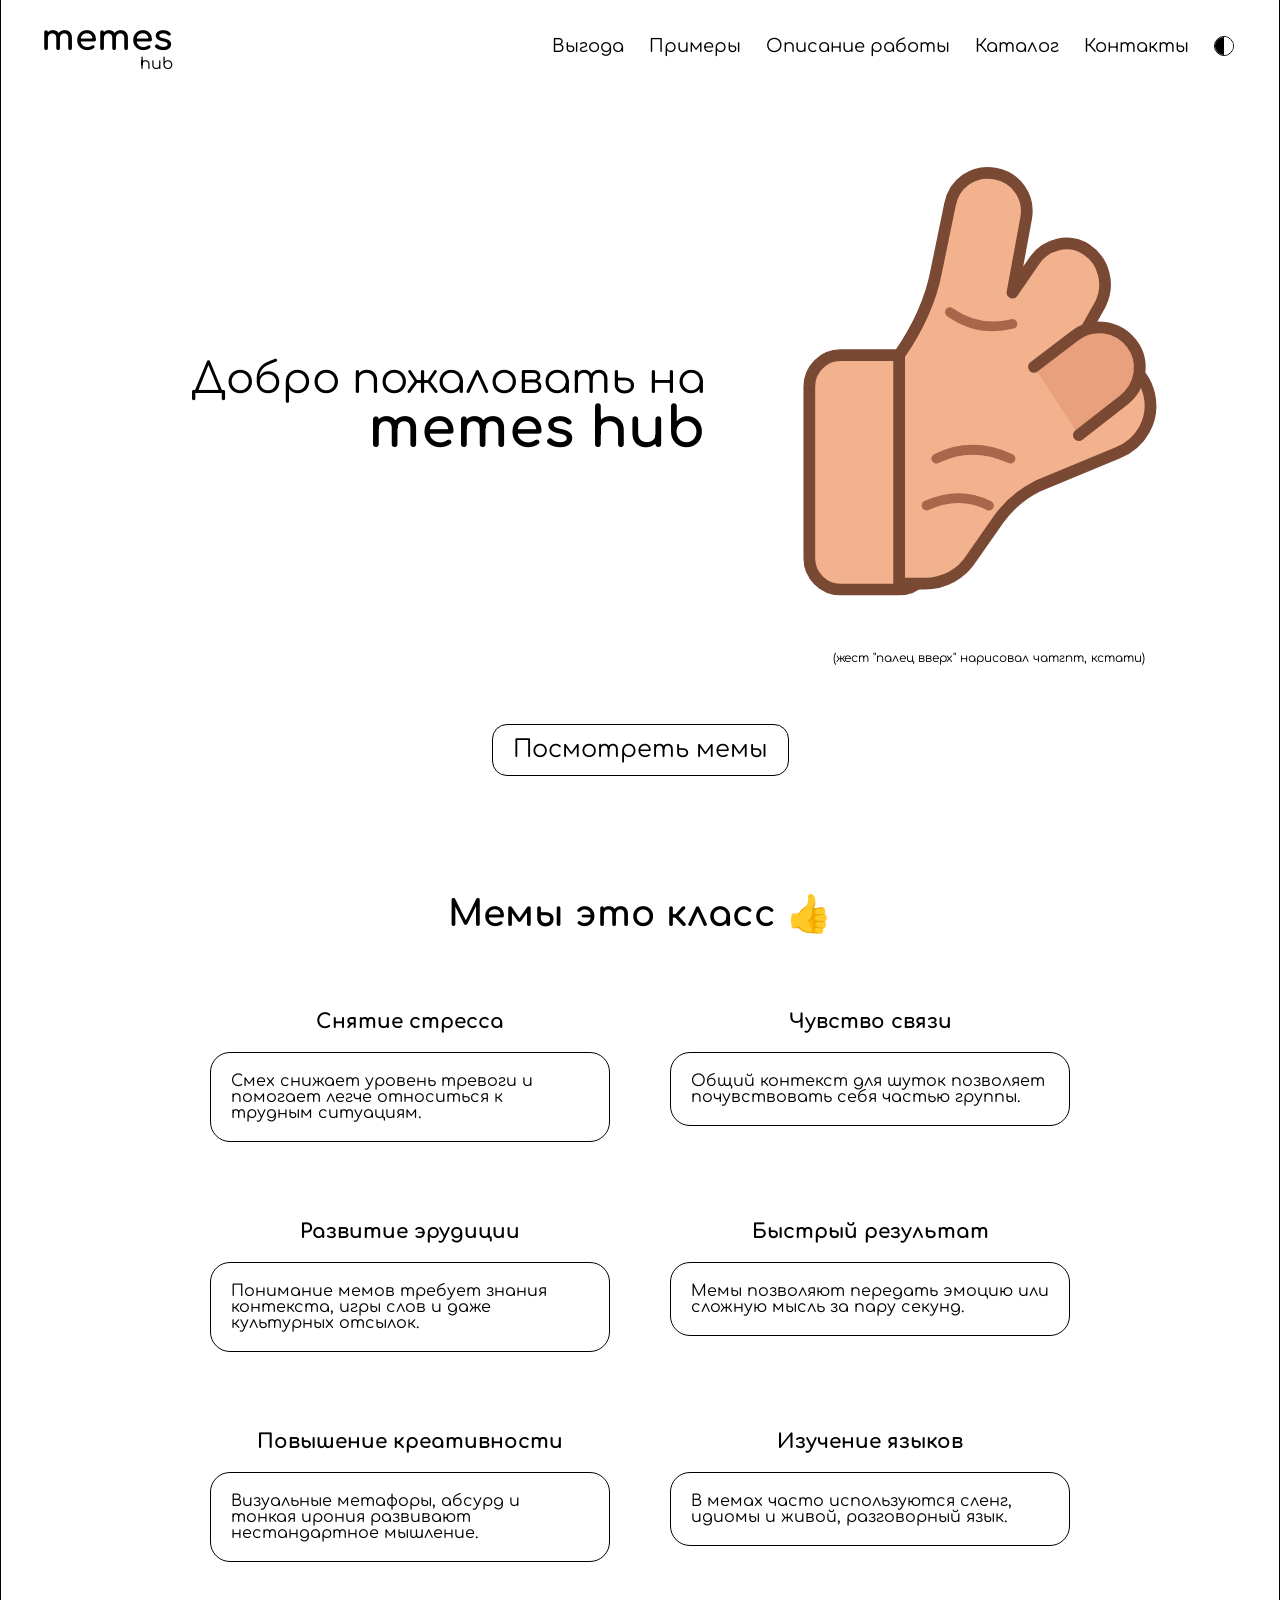
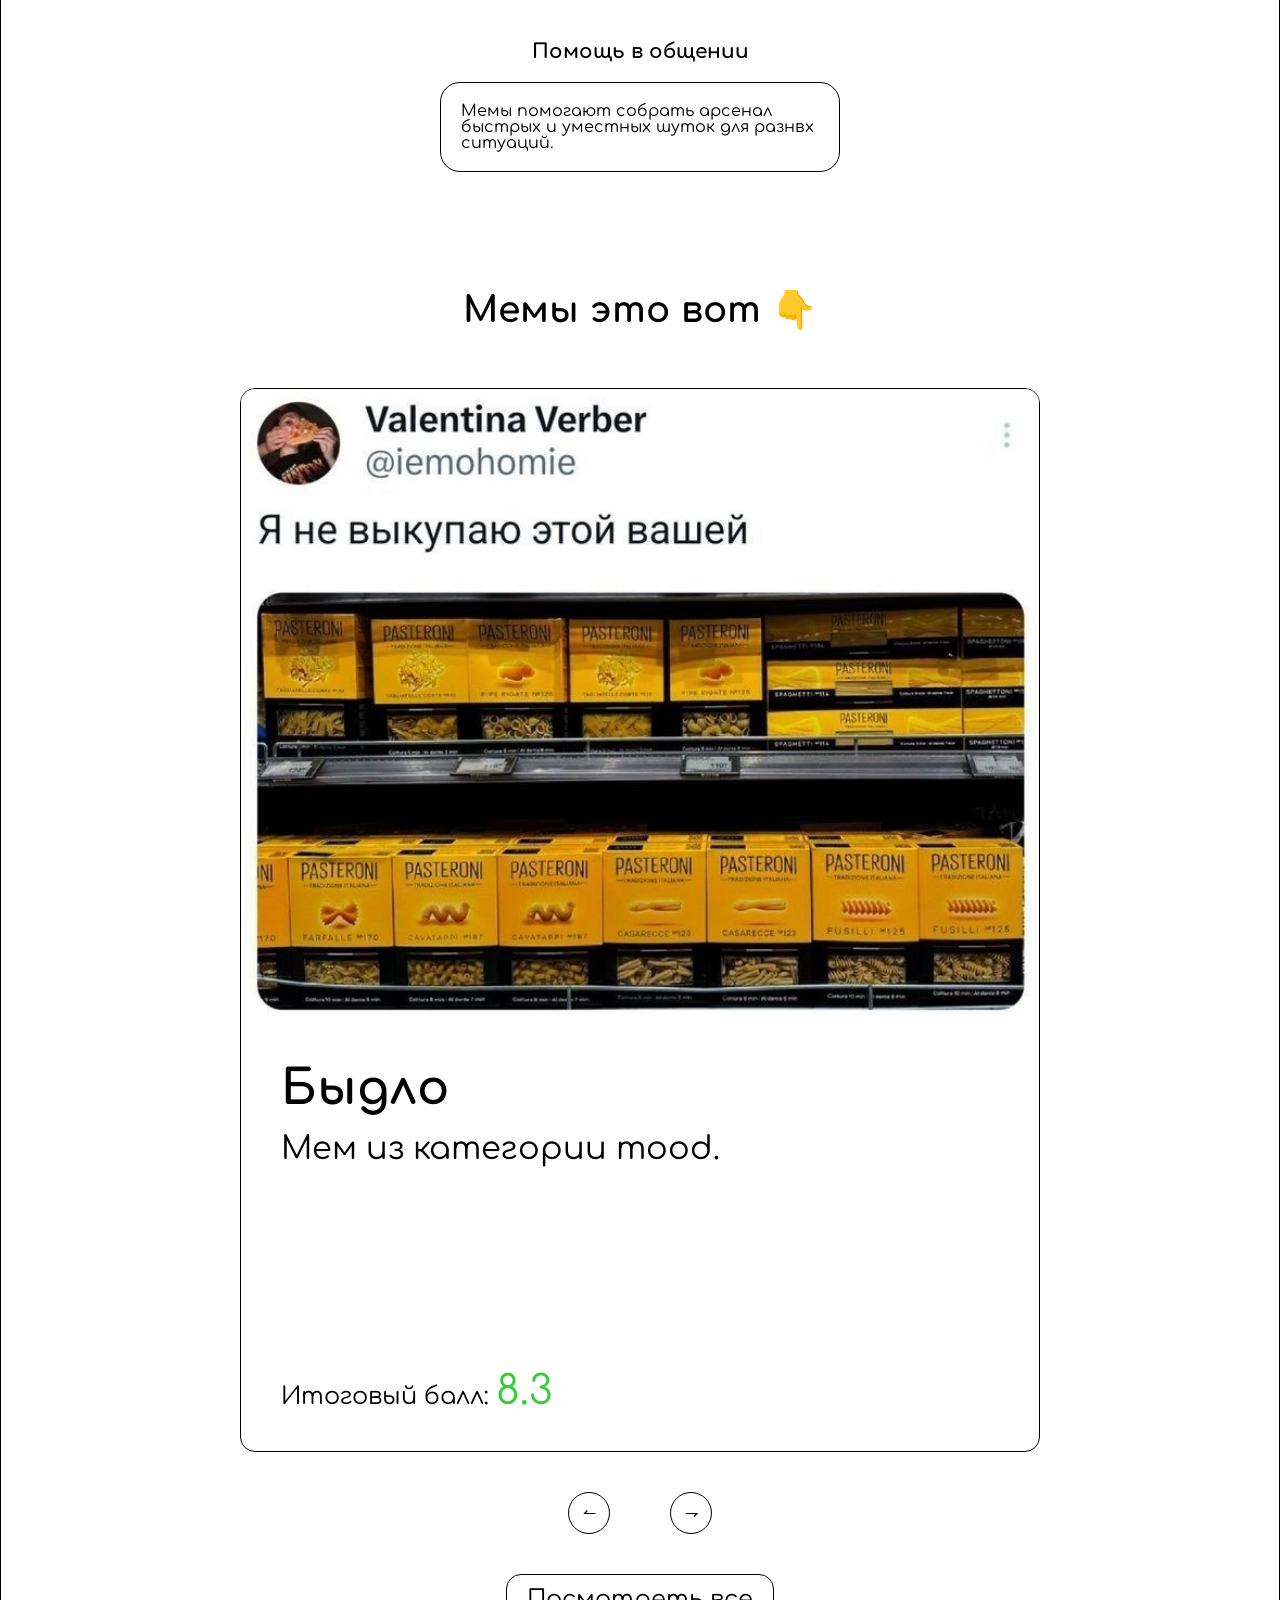
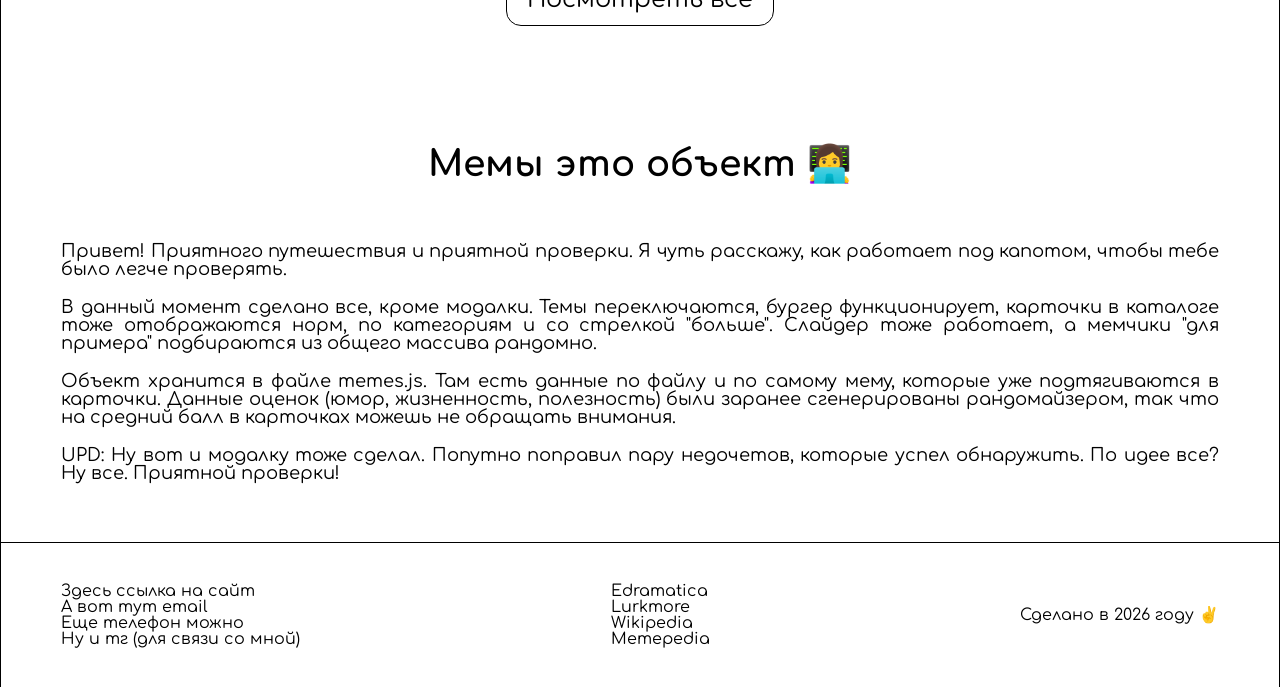
<file: index.html>
<!DOCTYPE html>
<html lang="en">

<head>
	<meta charset="UTF-8">
	<meta name="viewport" content="width=device-width, initial-scale=1.0">
	<link rel="shortcut icon" href="./image/favicon.png" type="image/x-icon">
	<title>Memes hub</title>
	<link rel="preconnect" href="https://fonts.googleapis.com">
	<link rel="preconnect" href="https://fonts.gstatic.com" crossorigin>
	<link href="https://fonts.googleapis.com/css2?family=Comfortaa:wght@300..700&display=swap" rel="stylesheet">
	<link rel="stylesheet" href="./style/clean.css">
	<link rel="stylesheet" href="./style/colors.css">
	<link rel="stylesheet" href="./style/full.css">
	<link rel="stylesheet" href="./style/header.css">
	<link rel="stylesheet" href="./style/main/hero.css">
	<link rel="stylesheet" href="./style/main/whynot.css">
	<link rel="stylesheet" href="./style/main/slider.css">
	<link rel="stylesheet" href="./style/main/info.css">
	<link rel="stylesheet" href="./style/footer.css">
	<link rel="stylesheet" href="./style/modal.css">
</head>

<body class="body">
	<div class="full_wrapper">
		<header class="header">
			<a href="./" class="logo">
				<span class="logo_bigpart">memes</span>
				<span class="logo_smallart">hub</span>
			</a>
			<div class="header__rightside">
				<input type="checkbox" id="burger_toggle" class="burger_toggle" hidden>
				<label for="burger_toggle" class="burger_btn">
					<span class="burger_btn_line"></span>
					<span class="burger_btn_line"></span>
					<span class="burger_btn_line"></span>
				</label>
				<nav class="nav">
					<ul class="nav__list">
						<li class="nav__item"><a href="#whynot" class="nav__link">Выгода</a></li>
						<li class="nav__item"><a href="#slider" class="nav__link">Примеры</a></li>
						<li class="nav__item"><a href="#info" class="nav__link">Описание работы</a></li>
						<li class="nav__item"><a href="./memes.html" class="nav__link">Каталог</a></li>
						<li class="nav__item"><a href="#footer" class="nav__link">Контакты</a></li>
					</ul>
				</nav>
				<div class="theme_btn">
					<div class="theme_icon">
						<div class="theme_icon_dark"></div>
						<div class="theme_icon_light"></div>
					</div>
				</div>
			</div>
		</header>
		<main class="main">
			<section class="hero">
				<div class="hero_upside">
					<div class="hero__intro">
						<span class="hero__intro_text">Добро пожаловать на</span>
						<h1 class="hero__intro_header">memes hub</h1>
					</div>
					<div class="hero__image">
						<svg class="hero__image_svg" xmlns="http://www.w3.org/2000/svg" viewBox="0 0 256 256" fill="none">
							<path
								d="M82 224H52c-8.8 0-16-7.2-16-16v-88c0-8.8 7.2-16 16-16h30c8.8 0 16 7.2 16 16v88c0 8.8-7.2 16-16 16Z"
								fill="#F2B28D" stroke="#7A4934" stroke-width="6" stroke-linejoin="round" />
							<path d="M82 104
       C91 91 98 77 101 61
       L108 27
       C110 16 120 9 131 11
       C142 13 149 23 147 34
       L140 72
       L151 56
       C157 47 169 44 178 50
       C187 56 190 68 185 78
       L167 110
       L181 106
       C194 103 207 111 210 124
       C213 137 206 149 194 154
       L153 171
       C145 175 138 181 133 188
       L119 208
       C114 216 105 221 95 221
       L82 221
       Z" fill="#F2B28D" stroke="#7A4934" stroke-width="6" stroke-linejoin="round" stroke-linecap="round" />
							<path d="M151 110
       L172 94
       C181 87 194 89 201 98
       C208 107 206 120 197 127
       L174 145" fill="#E8A17C" stroke="#7A4934" stroke-width="6" stroke-linecap="round" />
							<path d="M101 157 C113 151 126 151 139 157" stroke="#A8664B" stroke-width="5" stroke-linecap="round" />
							<path d="M96 181 C107 176 118 176 128 181" stroke="#A8664B" stroke-width="5" stroke-linecap="round" />
							<path d="M108 82 C118 89 128 91 140 88" stroke="#A8664B" stroke-width="5" stroke-linecap="round" />
						</svg>
						<span class="hero__image_text">(жест "палец вверх" нарисовал чатгпт, кстати)</span>
					</div>
				</div>
				<a href="#slider" class="btn hero__btn">Посмотреть мемы</a>
			</section>
			<section class="whynot" id="whynot">
				<h2 class="whynot__title">Мемы это класс 👍</h2>
				<ul class="whynot__list">
					<li class="whynot__item">
						<h3 class="whynot__item_title">Снятие стресса</h3>
						<p class="whynot__item_description">Смех снижает уровень тревоги и помогает легче относиться к трудным
							ситуациям.</p>
					</li>
					<li class="whynot__item">
						<h3 class="whynot__item_title">Чувство связи</h3>
						<p class="whynot__item_description">Общий контекст для шуток позволяет почувствовать себя частью группы.</p>
					</li>
					<li class="whynot__item">
						<h3 class="whynot__item_title">Развитие эрудиции</h3>
						<p class="whynot__item_description">Понимание мемов требует знания контекста, игры слов и даже культурных
							отсылок.</p>
					</li>
					<li class="whynot__item">
						<h3 class="whynot__item_title">Быстрый результат</h3>
						<p class="whynot__item_description">Мемы позволяют передать эмоцию или сложную мысль за пару секунд.</p>
					</li>
					<li class="whynot__item">
						<h3 class="whynot__item_title">Повышение креативности</h3>
						<p class="whynot__item_description">Визуальные метафоры, абсурд и тонкая ирония развивают нестандартное
							мышление.</p>
					</li>
					<li class="whynot__item">
						<h3 class="whynot__item_title">Изучение языков</h3>
						<p class="whynot__item_description">В мемах часто используются сленг, идиомы и живой, разговорный язык.</p>
					</li>
					<li class="whynot__item">
						<h3 class="whynot__item_title">Помощь в общении</h3>
						<p class="whynot__item_description">Мемы помогают собрать арсенал быстрых и уместных шуток для разнвх
							ситуаций.</p>
					</li>
				</ul>
			</section>
			<section class="slider" id="slider">
				<h2 class="slider__title">Мемы это вот 👇</h2>
				<div class="slider__wrapper">
					<div class="slider__content">
						<div class="slider__items_wrapper"></div>
					</div>
					<div class="slider__arrows">
						<div class="slider__prev_btn slider_arrow">↼</div>
						<div class="slider__next_btn slider_arrow">⇁</div>
					</div>
				</div>
				<a href="./memes.html" class="btn slider__btn">Посмотреть все</a>
			</section>
			<section class="info" id="info">
				<h2 class="info__title">Мемы это объект 👩‍💻</h2>
				<div class="info__texts">
					<p class="info__text">Привет! Приятного путешествия и приятной проверки. Я чуть расскажу, как работает под
						капотом, чтобы тебе было легче проверять.</p>
					<p class="info__text">В данный момент сделано все, кроме модалки. Темы переключаются, бургер функционирует,
						карточки в каталоге тоже отображаются норм, по категориям и со стрелкой "больше". Слайдер тоже работает, а
						мемчики "для примера" подбираются из общего массива рандомно.</p>
					<p class="info__text">Объект хранится в файле memes.js. Там есть данные по файлу и по самому мему, которые уже
						подтягиваются в карточки. Данные оценок (юмор, жизненность, полезность) были заранее сгенерированы
						рандомайзером, так что на средний балл в карточках можешь не обращать внимания.</p>
					<p class="info__text">UPD: Ну вот и модалку тоже сделал. Попутно поправил пару недочетов, которые успел
						обнаружить. По идее все? Ну все. Приятной проверки!</p>
				</div>
			</section>
		</main>
		<footer class="footer" id="footer">
			<ul class="contacts">
				<li class="contacts_item"><a href="https://youtu.be/dQw4w9WgXcQ?si=4YOeukV0icNq5MEa" class="contacts_link"
						target="_blank">Здесь ссылка на сайт</a></li>
				<li class="contacts_item"><a href="mailto:meme@always.fun" class="contacts_link">А вот тут email</a></li>
				<li class="contacts_item"><a href="tel:+76767676767" class="contacts_link">Еще телефон можно</a></li>
				<li class="contacts_item"><a href="https://t.me/oardieldei" class="contacts_link" target="_blank">Ну и тг (для
						связи со мной)</a></li>
			</ul>
			<ul class="links">
				<li class="links_item"><a href="https://edramatica.com/Main_Page" class="links_link"
						target="_blank">Edramatica</a></li>
				<li class="links_item"><a href="hhttps://lurkmore.media/%D0%9C%D0%B5%D0%BC" class="links_link"
						target="_blank">Lurkmore</a></li>
				<li class="links_item"><a
						href="https://ru.wikipedia.org/wiki/%D0%98%D0%BD%D1%82%D0%B5%D1%80%D0%BD%D0%B5%D1%82-%D0%BC%D0%B5%D0%BC"
						class="links_link" target="_blank">Wikipedia</a></li>
				<li class="links_item"><a href="https://memepedia.ru/" class="links_link" target="_blank">Memepedia</a></li>
			</ul>
			<div class="footer__extra">
				<p class="footer__text">Сделано в 2026 году ✌️</p>
			</div>
		</footer>
	</div>
	<div class="modal">
		<div class="modal__wrapper">
			<div class="modal__img_wrapper">
				<img src="./image/memes/chat/7.jpg" alt="meme image" class="modal__img">
			</div>
			<div class="modal__info_wrapper">
				<div class="modal__info_title">Мем номер 666</div>
				<div class="modal__info_description">Мем из какой-то категории</div>
				<div class="modal__info_humor__wrapper modal__info_nums__wrapper">
					<div class="modal__info_humor_title__wrapper modal__info_nums__title__wrapper">
						<span class="modal__info_nums__title_text">Юмор</span>
						<span class="modal__info_nums__title_num modal__info_humor__num green-score">7</span>
					</div>
					<div class="modal__info_nums__input__wrapper">
						<input class="modal__info_humor_input modal__info_nums__input" type="range" min="0" max="10" value="5"
							step="1">
					</div>
				</div>
				<div class="modal__info_relatability__wrapper modal__info_nums__wrapper">
					<div class="modal__info_relatability_title__wrapper modal__info_nums__title__wrapper">
						<span class="modal__info_nums__title_text">Жизненность</span>
						<span class="modal__info_nums__title_num modal__info_relatability__num green-score">7</span>
					</div>
					<div class="modal__info_nums__input__wrapper">
						<input class="modal__info_relatability_input modal__info_nums__input" type="range" min="0" max="10"
							value="5" step="1">
					</div>
				</div>
				<div class="modal__info_impact__wrapper modal__info_nums__wrapper">
					<div class="modal__info_impact_title__wrapper modal__info_nums__title__wrapper">
						<span class="modal__info_nums__title_text">Полезность</span>
						<span class="modal__info_nums__title_num modal__info_impact__num green-score">7</span>
					</div>
					<div class="modal__info_nums__input__wrapper">
						<input class="modal__info_impact_input modal__info_nums__input" type="range" min="0" max="10" value="5"
							step="1">
					</div>
				</div>
				<div class="modal__info_scores__wrapper">
					<span class="modal__info_scores__text">Средний балл:</span>
					<span class="modal__info_scores__num orange-score">4.6</span>
				</div>
			</div>
			<div class="modal__close">
				<span class="modal__close_line_one modal__close_line"></span>
				<span class="modal__close_line_two modal__close_line"></span>
			</div>
		</div>
	</div>
	<script type="module" src="./script/main.js"></script>
</body>

</html>
</file>
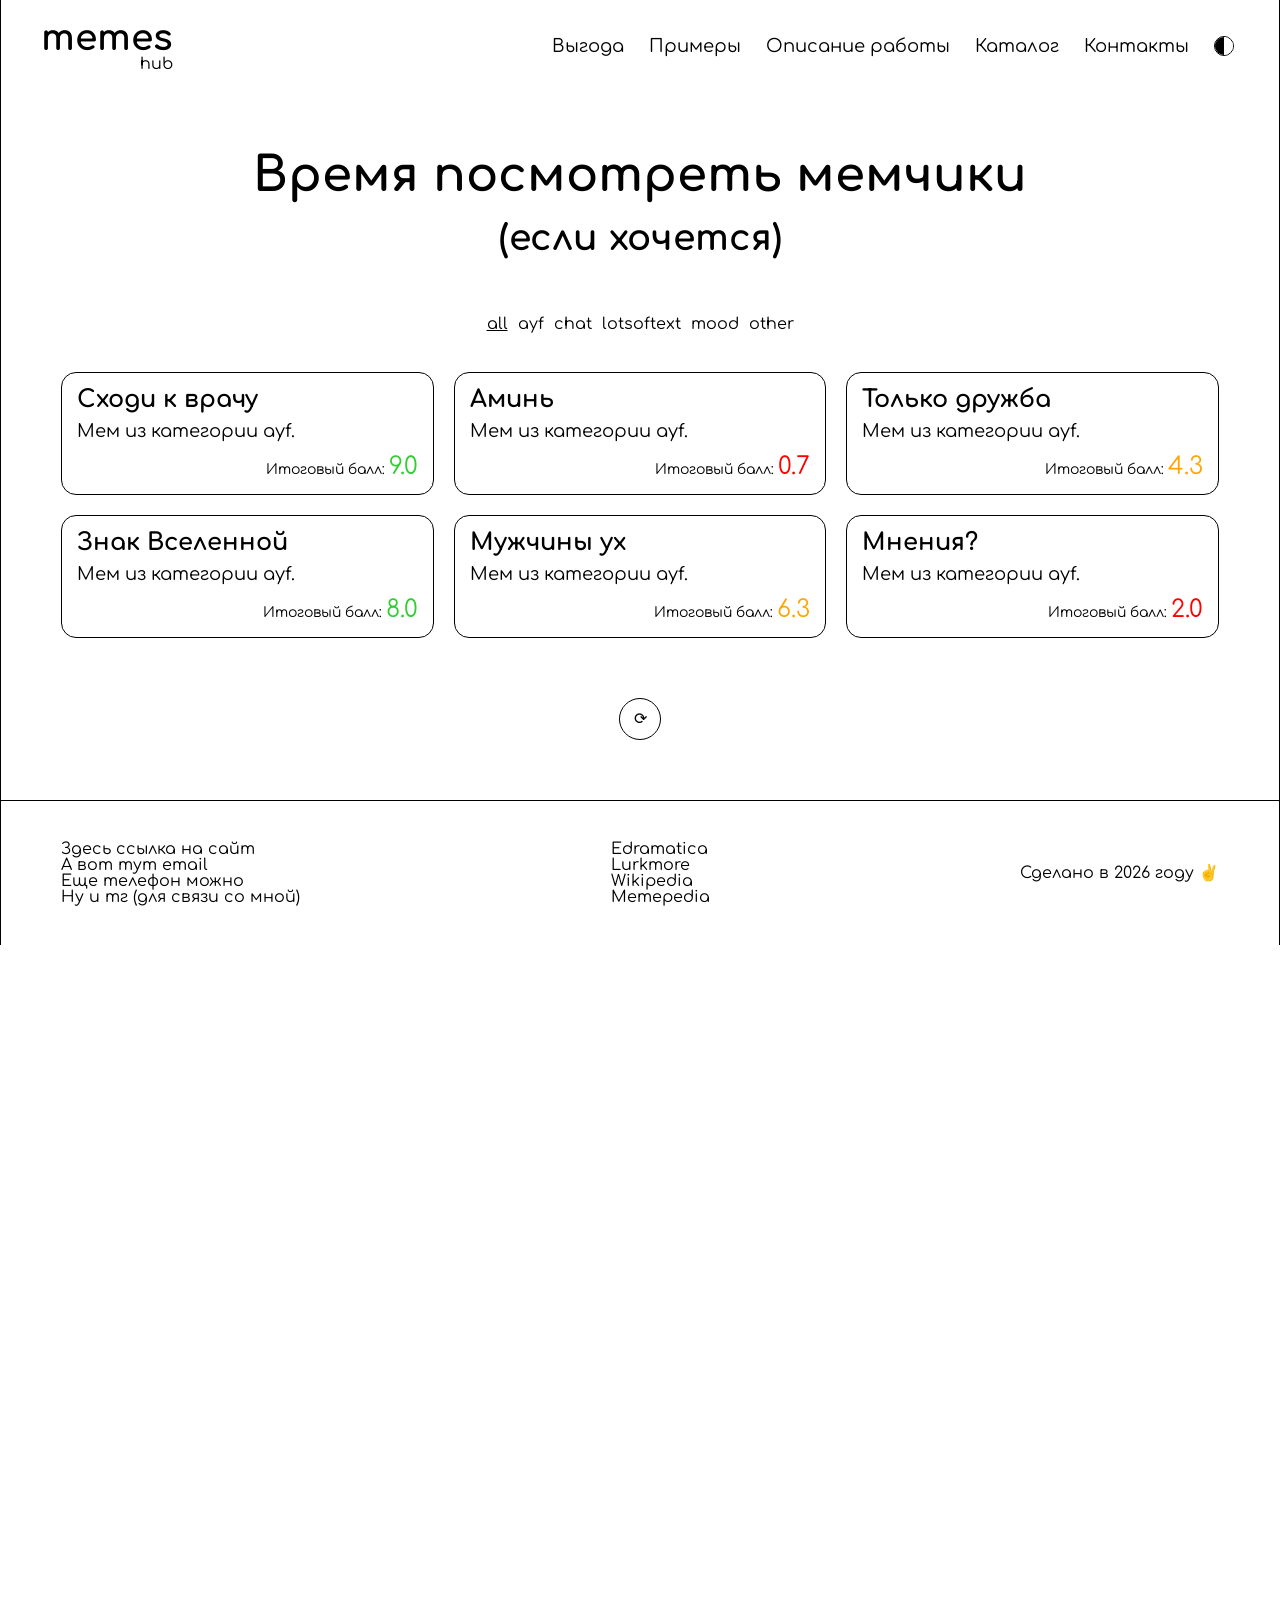
<file: memes.html>
<!DOCTYPE html>
<html lang="en">

<head>
	<meta charset="UTF-8">
	<meta name="viewport" content="width=device-width, initial-scale=1.0">
	<link rel="shortcut icon" href="./image/favicon.png" type="image/x-icon">
	<title>Memes hub</title>
	<link rel="preconnect" href="https://fonts.googleapis.com">
	<link rel="preconnect" href="https://fonts.gstatic.com" crossorigin>
	<link href="https://fonts.googleapis.com/css2?family=Comfortaa:wght@300..700&display=swap" rel="stylesheet">
	<link rel="stylesheet" href="./style/clean.css">
	<link rel="stylesheet" href="./style/colors.css">
	<link rel="stylesheet" href="./style/full.css">
	<link rel="stylesheet" href="./style/header.css">
	<link rel="stylesheet" href="./style/memes-page.css">
	<link rel="stylesheet" href="./style/footer.css">
	<link rel="stylesheet" href="./style/modal.css">
</head>

<body class="body">
	<div class="full_wrapper">
		<header class="header">
			<a href="./" class="logo">
				<span class="logo_bigpart">memes</span>
				<span class="logo_smallart">hub</span>
			</a>
			<div class="header__rightside">
				<input type="checkbox" id="burger_toggle" class="burger_toggle" hidden>
				<label for="burger_toggle" class="burger_btn">
					<span class="burger_btn_line"></span>
					<span class="burger_btn_line"></span>
					<span class="burger_btn_line"></span>
				</label>
				<nav class="nav">
					<ul class="nav__list">
						<li class="nav__item"><a href="./#whynot" class="nav__link">Выгода</a></li>
						<li class="nav__item"><a href="./#slider" class="nav__link">Примеры</a></li>
						<li class="nav__item"><a href="./#info" class="nav__link">Описание работы</a></li>
						<li class="nav__item"><a href="#memeski" class="nav__link">Каталог</a></li>
						<li class="nav__item"><a href="#footer" class="nav__link">Контакты</a></li>
					</ul>
				</nav>
				<div class="theme_btn">
					<div class="theme_icon">
						<div class="theme_icon_dark"></div>
						<div class="theme_icon_light"></div>
					</div>
				</div>
			</div>
		</header>
		<main class="main" id="memeski">
			<h1 class="title">Время посмотреть мемчики</h1>
			<h2 class="subtitle">(если хочется)</h2>
			<ul class="categories">
				<li class="category category_active">all</li>
				<li class="category">ayf</li>
				<li class="category">chat</li>
				<li class="category">lotsoftext</li>
				<li class="category">mood</li>
				<li class="category">other</li>
			</ul>
			<div class="memes__wrapper"></div>
			<div class="more" hidden>⟳</div>
		</main>
		<footer class="footer" id="footer">
			<ul class="contacts">
				<li class="contacts_item"><a href="https://youtu.be/dQw4w9WgXcQ?si=4YOeukV0icNq5MEa" class="contacts_link"
						target="_blank">Здесь ссылка на сайт</a></li>
				<li class="contacts_item"><a href="mailto:meme@always.fun" class="contacts_link">А вот тут email</a></li>
				<li class="contacts_item"><a href="tel:+76767676767" class="contacts_link">Еще телефон можно</a></li>
				<li class="contacts_item"><a href="https://t.me/oardieldei" class="contacts_link" target="_blank">Ну и тг (для
						связи со мной)</a></li>
			</ul>
			<ul class="links">
				<li class="links_item"><a href="https://edramatica.com/Main_Page" class="links_link"
						target="_blank">Edramatica</a></li>
				<li class="links_item"><a href="https://lurkmore.media/%D0%9C%D0%B5%D0%BC" class="links_link"
						target="_blank">Lurkmore</a></li>
				<li class="links_item"><a href="https://ru.wikipedia.org/wiki/%D0%98%D0%BD%D1%82%D0%B5%D1%80%D0%BD%D0%B5%D1%82-%D0%BC%D0%B5%D0%BC" class="links_link"
						target="_blank">Wikipedia</a></li>
				<li class="links_item"><a href="https://memepedia.ru/" class="links_link"
						target="_blank">Memepedia</a></li>
			</ul>
			<div class="footer__extra">
				<p class="footer__text">Сделано в 2026 году ✌️</p>
			</div>
		</footer>
	</div>
	<div class="modal">
		<div class="modal__wrapper">
			<div class="modal__img_wrapper">
				<img src="./image/memes/chat/7.jpg" alt="meme image" class="modal__img">
			</div>
			<div class="modal__info_wrapper">
				<div class="modal__info_title">Мем номер 666</div>
				<div class="modal__info_description">Мем из какой-то категории</div>
				<div class="modal__info_humor__wrapper modal__info_nums__wrapper">
					<div class="modal__info_humor_title__wrapper modal__info_nums__title__wrapper">
						<span class="modal__info_nums__title_text">Юмор</span>
						<span class="modal__info_nums__title_num modal__info_humor__num green-score">7</span>
					</div>
					<div class="modal__info_nums__input__wrapper">
						<input class="modal__info_humor_input modal__info_nums__input" type="range" min="0" max="10" value="5"
							step="1">
					</div>
				</div>
				<div class="modal__info_relatability__wrapper modal__info_nums__wrapper">
					<div class="modal__info_relatability_title__wrapper modal__info_nums__title__wrapper">
						<span class="modal__info_nums__title_text">Жизненность</span>
						<span class="modal__info_nums__title_num modal__info_relatability__num green-score">7</span>
					</div>
					<div class="modal__info_nums__input__wrapper">
						<input class="modal__info_relatability_input modal__info_nums__input" type="range" min="0" max="10" value="5"
							step="1">
					</div>
				</div>
				<div class="modal__info_impact__wrapper modal__info_nums__wrapper">
					<div class="modal__info_impact_title__wrapper modal__info_nums__title__wrapper">
						<span class="modal__info_nums__title_text">Полезность</span>
						<span class="modal__info_nums__title_num modal__info_impact__num green-score">7</span>
					</div>
					<div class="modal__info_nums__input__wrapper">
						<input class="modal__info_impact_input modal__info_nums__input" type="range" min="0" max="10" value="5"
							step="1">
					</div>
				</div>
				<div class="modal__info_scores__wrapper">
					<span class="modal__info_scores__text">Средний балл:</span>
					<span class="modal__info_scores__num orange-score">4.6</span>
				</div>
			</div>
			<div class="modal__close">
				<span class="modal__close_line_one modal__close_line"></span>
				<span class="modal__close_line_two modal__close_line"></span>
			</div>
		</div>
	</div>
	<script type="module" src="./script/memes-page.js"></script>
</body>

</html>
</file>
<file: style/clean.css>
* {
	padding: 0;
	margin: 0;
	border: 0;
	scroll-behavior: smooth;
}

*, 
*:before, 
*:after {
	-moz-box-sizing: border-box;
	-webkit-box-sizing: border-box;
	box-sizing: border-box;
}

:focus, 
:active {
	outline: none;
}	

a:focus, 
a:active {
	outline: none;
}

nav, 
footer, 
header, 
aside {
	display: block;
}

html, 
body {
	line-height: 1;
	-ms-text-size-adjust: 100%;
	-moz-text-size-adjust: 100%;
	-webkit-text-size-adjust: 100%;
	scroll-behavior: smooth;
}

input, 
button, 
textarea {
	font-family: inherit;
}

input::-ms-clear {
	display: none;
}

button::-moz-focus-inner {
	padding: 0;
	border: 0;
}

a, 
a:visited {
	text-decoration: none;
}

a:hover {
	text-decoration: none;
}

ul li {
	list-style: none;
}

img {
	vertical-align: top;
}

h1, 
h2, 
h3, 
h4, 
h5, 
h6 {
	font-size: inherit;
}
</file>
<file: style/colors.css>
.light-theme {
	background-color: #fff;
	--border-color: black;
	--text-color: black;
	--link-hover-color: rgb(221, 67, 67);
	--btn-hover-color: rgb(245, 152, 152);
	--bg-color: #fff;
	--bg-color-noisy: #000000cc;
}

.dark-theme {
	background-color: black;
	--border-color: white;
	--text-color: white;
	--link-hover-color: rgb(0, 119, 255);
	--btn-hover-color: rgb(0, 119, 255);
	--bg-color: black;
	--bg-color-noisy: #ffffff73;

	.theme_btn {
		transform: rotate(180deg);
	}
}
</file>
<file: style/full.css>
:root {
	--section-padding: 60px 40px;
}

.full_wrapper {
	max-width: 1440px;
	margin: 0 auto;
	border-left: 1px solid var(--border-color);
	border-right: 1px solid var(--border-color);
	background-color: var(--bg-color);
}

* {
	font-family: "Comfortaa", sans-serif;
}

a,
a:active,
a:visited {
	color: var(--text-color);
}

.btn {
	padding: 13px 20px;
	font-size: 24px;
	display: inline-block;
	border: 1px solid var(--border-color);
	border-radius: 15px;
	color: var(--text-color);
}

section {
	padding: var(--section-padding);
}

h2 {
	color: var(--text-color);
	text-align: center;
	font-size: 36px;
	margin-bottom: 60px;
}

@media (pointer: fine) and (hover: hover) {
	a {
		transition: .2s ease;
	}

	a:hover {
		color: var(--link-hover-color);
	}

	.btn {
		transition: .2s ease;
	}

	a.btn:hover {
		color: var(--text-color);
		background-color: var(--btn-hover-color);
		border: 1px solid var(--btn-hover-color);
	}
}

@media (max-width: 720px) {
	:root {
		--section-padding: 25px 15px;
	}

	.btn {
		font-size: 12px;
	}

	h2 {
		font-size: 24px;
		margin-bottom: 20px;
	}
}
</file>
<file: style/header.css>
.header {
	width: 100%;
	display: flex;
	justify-content: space-between;
	align-items: center;
	padding: 20px 40px;
}

.logo {
	display: flex;
	flex-direction: column;
	align-items: flex-end;
}

.logo_bigpart {
	font-weight: 700;
	font-size: 36px;
}

.logo_smallart {
	font-size: 16px;
}

.header__rightside {
	display: flex;
	align-items: center;
	gap: 10px;
}

.nav__list {
	display: flex;
	align-items: center;
	gap: 5px;
}

.nav__link {
	padding: 5px 10px;
	font-size: 18px;
	transition: .3s;
	display: block;
}

.theme_btn {
	padding: 5px;
	border-radius: 50%;
	background-color: inherit;
}

.theme_icon {
	border-radius: 50%;
	border: 1px solid var(--border-color);
	width: 20px;
	height: 20px;
	display: flex;
	overflow: hidden;
}

.theme_icon_dark {
	width: 50%;
	height: 100%;
	background: #000;
}

.theme_icon_light {
	width: 50%;
	height: 100%;
	background: #fff;
}

@media (pointer: fine) and (hover: hover) {
	.logo:hover {
		transform: scale(1.1, 1.1);
	}

	.nav__item:hover > .nav__link {
		transform: rotateY(180deg);
	}

	.theme_btn {
		transition: .3s;
	}

	.theme_btn:hover {
		background-color: var(--link-hover-color);
		cursor: pointer;
	}

	.burger_btn {
		cursor: pointer;
	}

	.burger_btn:hover .burger_btn_line {
		background-color: var(--link-hover-color);
	}
}

@media (max-width: 990px) {
	.nav__link {
		font-size: 12px;
	}
}

.burger_toggle,
.burger_btn {
	display: none;
}

html.menu-open,
body.menu-open {
	overflow: hidden;
}

@media (max-width: 768px) {
	.header__rightside {
		flex-direction: row-reverse;
	}

	.burger_btn {
		display: flex;
		justify-content: center;
		align-items: center;
		flex-direction: column;
		gap: 5px;
		width: 44px;
		height: 44px;
		padding: 5px;
		border-radius: 50%;
	}

	.burger_btn_line {
		display: block;
		width: 22px;
		height: 2px;
		border-radius: 2px;
		background-color: var(--text-color);
		transition: .3s ease;
	}

	#burger_toggle:checked ~ .burger_btn span:nth-child(1) {
		transform: translateY(7px) rotate(45deg);
	}

	#burger_toggle:checked ~ .burger_btn span:nth-child(2) {
		opacity: 0;
	}

	#burger_toggle:checked ~ .burger_btn span:nth-child(3) {
		transform: translateY(-7px) rotate(-45deg);
	}

	.nav {
		position: fixed;
		top: var(--header-height, 90px);
		left: 0;
		right: 0;
		bottom: 0;
		background-color: var(--bg-color);
		border-top: 1px solid var(--border-color);
		overflow-y: auto;
		overscroll-behavior: contain;
		transform: translateX(100%);
		visibility: hidden;
		pointer-events: none;
		transition: transform .4s ease, visibility 0s .4s;
		z-index: 40;
	}

	#burger_toggle:checked ~ .nav {
		transform: translateX(0);
		visibility: visible;
		pointer-events: auto;
		transition: transform .4s ease;
	}

	.nav__list {
		flex-direction: column;
		align-items: stretch;
		width: 100%;
		padding-top: 20px;
	}

	.nav__item {
		width: 100%;
	}

	.nav__link {
		display: block;
		padding: 25px 20px;
		font-size: 24px;
		border-bottom: 1px solid var(--border-color);
	}
}
</file>
<file: style/main/hero.css>
.hero {
	display: flex;
	flex-direction: column;
	align-items: center;
	width: 100%;
	gap: 60px;
}

.hero_upside {
	display: flex;
	justify-content: space-between;
	align-items: center;
	width: 100%;
}

.hero__image {
	display: flex;
	flex-direction: column;
	align-items: center;
}

.hero__image_svg {
	width: 500px;
}

.hero__image_text,
.hero__intro {
	color: var(--text-color);
}

.hero__image_text {
	font-size: 12px;
}

.hero__intro {
	padding-left: 150px;
	display: flex;
	flex-direction: column;
}

.hero__intro_text {
	font-size: 42px;
}

.hero__intro_header {
	font-size: 56px;
	align-self: flex-end;
}

@media (max-width: 1090px) {
	.hero_upside {
		flex-direction: column;
	}

	.hero__image_svg {
		max-width: 100%;
	}

	.hero__intro {
		padding-left: 0;
	}
}

@media (max-width: 720px) {
	.hero {
		gap: 20px;
	}

	.hero__intro_text {
		font-size: 24px;
	}

	.hero__intro_header {
		font-size: 26px;
	}
}
</file>
<file: style/main/whynot.css>
.whynot__list {
	display: flex;
	flex-wrap: wrap;
	gap: 60px;
	justify-content: center;
}

.whynot__item {
	max-width: 400px;
}

.whynot__item_title,
.whynot__item_description {
	padding: 20px;
	color: var(--text-color);
}

.whynot__item_title {
	text-align: center;
	font-size: 20px;
}

.whynot__item_description {
	border: 1px solid var(--border-color);
	border-radius: 20px;
}

@media (max-width: 720px) {
	.whynot__list {
		gap: 10px;
	}

	.whynot__item_title,
	.whynot__item_description {
		padding: 10px;
	}

	.whynot__item_title {
		font-size: 18px;
	}

	.whynot__item_description {
		font-size: 12px;
	}
}
</file>
<file: style/main/slider.css>
:root {
	--slider-width: 800px;
}

.slider {
	display: flex;
	flex-direction: column;
	align-items: center;
}

.slider__wrapper {
	width: min(100%, var(--slider-width));
	margin: 0 auto;
	display: flex;
	flex-direction: column;
	gap: 40px;
	margin-bottom: 40px;
}

.slider__content {
	width: 100%;
	overflow-x: auto;
	scroll-snap-type: x mandatory;
	scrollbar-width: none;
}

.slider__content::-webkit-scrollbar {
  display: none;
}

.slider__items_wrapper {
  display: flex;
  gap: 60px;
}

.slider__card_wrapper {
  flex: 0 0 100%;
  scroll-snap-align: start;
	border-radius: 15px;
	border: 1px solid var(--border-color);
	overflow: hidden;
	display: flex;
	flex-direction: column;
}

.slider__arrows {
	display: flex;
	gap: 60px;
	justify-content: center;
}

.slider_arrow {
	display: flex;
	align-items: center;
	justify-content: center;
	border-radius: 50%;
	border: 1px solid var(--border-color);
	width: 42px;
	height: 42px;
	color: var(--text-color);
}

.slider__content {
	width: 100%;
}

.slider__card__img_wrapper {
	display: flex;
	align-items: center;
	justify-content: center;
}

.slider__card__img {
	width: 100%;
}

.slider__card__info_wrapper {
	padding: 40px;
	flex: 1;
	display: flex;
	flex-direction: column;
}

.slider__card__info_title {
	color: var(--text-color);
	font-size: 48px;
	margin-bottom: 20px;
}

.slider__card__info_description {
	color: var(--text-color);
	font-size: 32px;
	margin-bottom: 40px;
}

.slider__card__info_score {
	margin-top: auto;
}

.slider__card__info_score__desc {
	color: var(--text-color);
	font-size: 24px;
}

.slider__card__info_score__points {
	font-size: 40px;
}

.green-score {
	color: limegreen;
}

.orange-score {
	color: orange;
}

.red-score {
	color: red;
}

@media (pointer: fine) and (hover: hover) {
	.slider_arrow {
		transition: .2s ease;
	}

	.slider_arrow:hover {
		cursor: pointer;
		background-color: var(--link-hover-color);
		border: 1px solid var(--link-hover-color);
	}

	.slider__card_wrapper {
		transition: box-shadow .2s ease, border .2s ease;
	}

	.slider__card_wrapper:hover {
		cursor: pointer;
		box-shadow: inset 0 0 20px var(--link-hover-color);
		border: 1px solid var(--link-hover-color);
	}
}

@media (max-width: 720px) {
	.slider__wrapper {
		gap: 20px;
		margin-bottom: 15px;
	}

	.slider__items_wrapper {
		gap: 20px;
	}

	.slider__card__info_wrapper {
		padding: 15px;
	}

	.slider__card__info_title {
		font-size: 24px;
		margin-bottom: 12px;
		align-self: center;
	}

	.slider__card__info_description {
		font-size: 16px;
		margin-bottom: 20px;
		align-self: center;
	}

	.slider__card__info_score {
		align-self: flex-end;
	}

	.slider__card__info_score__desc {
		font-size: 12px;
	}

	.slider__card__info_score__points {
		font-size: 24px;
	}
}
</file>
<file: style/main/info.css>
.info__texts {
	display: flex;
	flex-direction: column;
	gap: 20px;
}

.info__text {
	color: var(--text-color);
	font-size: 18px;
	text-align: justify;
	padding: 0 20px;
}

@media (max-width: 720px) {
	.info__texts {
		gap: 12px;
	}

	.info__text {
		font-size: 14px;
		padding: 0;
	}
}
</file>
<file: style/footer.css>
.footer {
	display: flex;
	justify-content: space-between;
	padding: 40px 60px;
	border-top: 1px solid var(--border-color);
	align-items: center;
	gap: 10px;
}

.footer__extra {
	display: flex;
	align-items: flex-end;
}

.footer__text {
	color: var(--text-color);
}

@media (max-width: 720px) {
	.footer {
		flex-direction: column;
		gap: 20px;
		padding: 25px 15px;
	}

	.contacts_item,
	.links_item {
		display: flex;
		justify-content: center;
	}
}
</file>
<file: style/modal.css>
.body {
	position: relative;
}

.body.modal-open {
	overflow: hidden;
}

.modal {
	display: none;
}

.body.modal-open .modal {
	display: flex;
}

.modal {
	position: fixed;
	left: 0;
	right: 0;
	top: 0;
	height: 100vh;
	background-color: var(--bg-color-noisy);
	z-index: 2;
	align-items: center;
	justify-content: center;
	padding: 60px;
}

.modal__wrapper {
	max-width: 1200px;
	border-radius: 15px;
	border: 1px solid var(--border-color);
	background-color: var(--bg-color);
	display: flex;
	position: relative;
}

.modal__img_wrapper,
.modal__info_wrapper {
	max-width: 50%;
	padding: 60px;
}

.modal__img_wrapper {
	border-right: 1px solid var(--border-color);
	display: flex;
	justify-content: center;
	align-items: center;
}

.modal__img {
	width: 100%;
}

.modal__info_wrapper {
	display: flex;
	flex-direction: column;
	justify-content: center;
	gap: 20px;
}

.modal__info_title {
	color: var(--text-color);
	font-size: 36px;
	font-weight: 700;
}

.modal__info_description {
	color: var(--text-color);
	font-size: 24px;
}

.modal__info_nums__title_text {
	color: var(--text-color);
	font-size: 18px;
}

.modal__info_nums__title__wrapper {
	display: flex;
	gap: 10px;
	align-items: center;
}

.modal__info_nums__title_num {
	font-size: 24px;
	font-weight: 700;
}

.modal__info_nums__wrapper {
	padding-top: 20px;
	display: flex;
	flex-direction: column;
	gap: 20px;
}

.modal__info_nums__input {
	width: 100%;
	height: 6px;
	appearance: none;
	background: var(--text-color);
	border-radius: 3px;
	cursor: pointer;
}

.modal__info_nums__input::-webkit-slider-thumb {
	appearance: none;
	width: 20px;
	height: 20px;
	border-radius: 50%;
	background: var(--text-color);
	border: 3px solid var(--bg-color);
	cursor: pointer;
}

.modal__info_scores__wrapper {
	padding-top: 30px;
	display: flex;
	gap: 15px;
	align-items: flex-end;
}

.modal__info_scores__text {
	color: var(--text-color);
	font-size: 24px;
}

.modal__info_scores__num {
	font-size: 36px;
	font-weight: 700;
}

.modal__close {
	position: absolute;
	right: 20px;
	top: 20px;
	width: 30px;
	height: 30px;
	border-radius: 50%;
	background-color: var(--text-color);
	cursor: pointer;
}

.modal__close_line {
	position: absolute;
	top: 50%;
	left: 50%;
	width: 60%;
	height: 2px;
	background-color: var(--bg-color);
}

.modal__close_line_one {
	transform: translate(-50%, -50%) rotate(45deg);
}

.modal__close_line_two {
	transform: translate(-50%, -50%) rotate(-45deg);
}

@media (pointer: fine) and (hover: hover) {
	.modal__close {
		transition: .2s ease;
	}

	.modal__close:hover {
		transform: scale(1.1, 1.1);
	}
}

@media (max-width: 1300px) {
}

@media (max-width: 768px) {
	.modal__wrapper {
		flex-direction: column;
	}

	.modal__img_wrapper,
	.modal__info_wrapper {
		max-width: 100%;
	}

	.modal {
		padding: 20px;
	}

	.modal__img_wrapper,
	.modal__info_wrapper {
		padding: 20px;
	}

	.modal__info_wrapper {
		gap: 10px;
	}

	.modal__info_title {
		font-size: 24px;
	}

	.modal__info_description,
	.modal__info_nums__title_num {
		font-size: 18px;
	}

	.modal__info_nums__title_text {
		font-size: 14px;
	}

	.modal__info_humor_title__wrapper {
		padding-top: 10px;
	}

	.modal__info_nums__wrapper {
		padding-top: 5px;
		gap: 5px;
	}

	.modal__info_nums__input {
		height: 4px;
	}

	.modal__info_nums__input::-webkit-slider-thumb {
		width: 16px;
		height: 16px;
	}

	.modal__info_scores__wrapper {
		padding-top: 10px;
		gap: 10px;
	}

	.modal__info_scores__text {
		font-size: 18px;
	}

	.modal__info_scores__num {
		font-size: 24px;
	}
}
</file>
<file: style/memes-page.css>
.main {
	padding: 60px;
}

.title {
	font-size: 48px;
	text-align: center;
	margin-bottom: 20px;
	color: var(--text-color);
}

.subtitle {
	margin-bottom: 60px;
}

.categories {
	display: flex;
	gap: 10px;
	justify-content: center;
	margin-bottom: 40px;
}

.category {
	color: var(--text-color);
}

.category_active {
	text-decoration: underline;
}

.memes__wrapper {
	width: 100%;
	columns: 300px;
	column-gap: 20px;
	margin-bottom: 40px;
}

.slider__card_wrapper {
	width: 100%;
	margin-bottom: 20px;
	break-inside: avoid;
	border-radius: 15px;
	border: 1px solid var(--border-color);
	overflow: hidden;
	display: flex;
	flex-direction: column;
}

.slider__card__img_wrapper {
	display: flex;
	align-items: center;
	justify-content: center;
}

.slider__card__img {
	max-width: 100%;
}

.slider__card__info_wrapper {
	padding: 15px;
	flex: 1;
	display: flex;
	flex-direction: column;
}

.slider__card__info_title {
	color: var(--text-color);
	font-size: 24px;
	margin-bottom: 10px;
}

.slider__card__info_description {
	color: var(--text-color);
	font-size: 18px;
	margin-bottom: 15px;
}

.slider__card__info_score {
	margin-top: auto;
	margin-left: auto;
}

.slider__card__info_score__desc {
	color: var(--text-color);
	font-size: 14px;
}

.slider__card__info_score__points {
	font-size: 24px;
}

.green-score {
	color: limegreen;
}

.orange-score {
	color: orange;
}

.red-score {
	color: red;
}

.more {
	display: flex;
	align-items: center;
	justify-content: center;
	border-radius: 50%;
	border: 1px solid var(--border-color);
	width: 42px;
	height: 42px;
	color: var(--text-color);
	margin: 0 auto;
}

.more[hidden] {
	display: none;
}

@media (pointer: fine) and (hover: hover) {
	.category {
		transition: .2s;
	}

	.category:hover {
		cursor: pointer;
		color: var(--link-hover-color);
	}

	.more {
		transition: .2s ease;
	}

	.more:hover {
		cursor: pointer;
		background-color: var(--link-hover-color);
		border: 1px solid var(--link-hover-color);
	}

	.slider__card_wrapper {
		transition: box-shadow .2s ease, transform .15s ease;
	}

	.slider__card_wrapper:hover {
		cursor: pointer;
		box-shadow: 0 0 20px var(--link-hover-color);
		transform: scale(1.01, 1.01);
	}
}

@media (max-width: 759px) {
	.main {
		padding: 20px 10px;
	}

	.title {
		font-size: 36px;
	}

	.memes__wrapper {
		margin-bottom: 0;
	}
}

@media (max-width: 444px) {
	.categories {
		flex-wrap: wrap;
		gap: 5px;
	}
}
</file>
